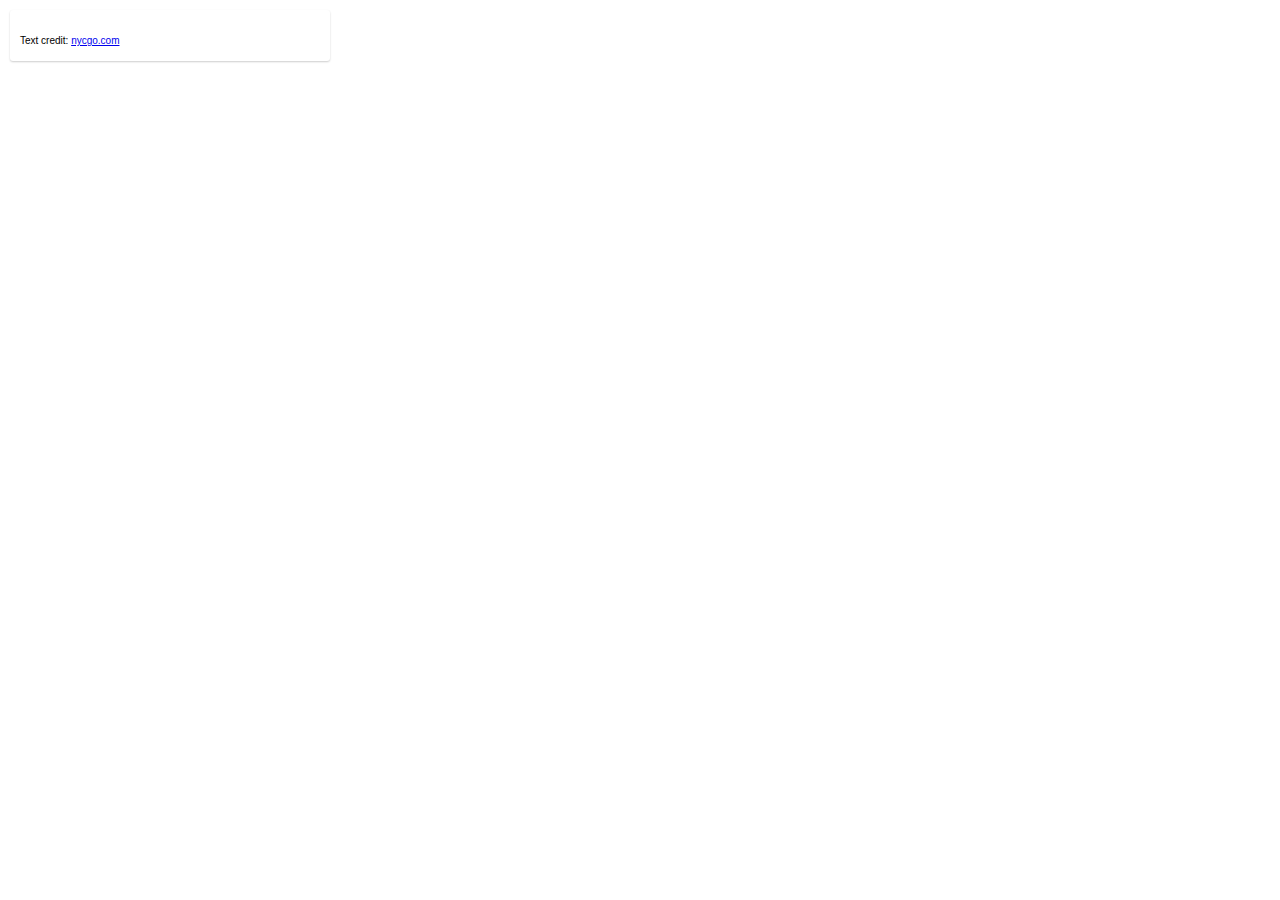
<file: _home.html>
<!DOCTYPE html>
<html>
<head>
    <meta charset='utf-8' />
    <title>Play map locations as a slideshow</title>
    <meta name='viewport' content='initial-scale=1,maximum-scale=1,user-scalable=no' />
    <script src='https://api.tiles.mapbox.com/mapbox-gl-js/v1.4.0/mapbox-gl.js'></script>
    <link href='https://api.tiles.mapbox.com/mapbox-gl-js/v1.4.0/mapbox-gl.css' rel='stylesheet' />
    <style>
        body { margin:0; padding:0; }
        #map { position:absolute; top:0; bottom:0; width:100%; }
    </style>
</head>
<body>

<style>
    .map-overlay-container {
        position: absolute;
        width: 25%;
        top: 0;
        left: 0;
        padding: 10px;
        z-index: 1;
    }

    .map-overlay {
        font: 12px/20px 'Helvetica Neue', Arial, Helvetica, sans-serif;
        background-color: #fff;
        border-radius: 3px;
        padding: 10px;
        box-shadow:0 1px 2px rgba(0,0,0,0.20);
    }

    .map-overlay h2,
    .map-overlay p {
        margin: 0 0 10px;
    }
</style>

<div id='map'></div>

<div class='map-overlay-container'>
    <div class='map-overlay'>
        <h2 id='location-title'></h2>
        <p id='location-description'></p>
        <small>Text credit: <a target='_blank' href='http://www.nycgo.com/neighborhoods'>nycgo.com</a></small>
    </div>
</div>

<script>
    mapboxgl.accessToken = 'pk.eyJ1IjoidmluaG50IiwiYSI6ImNqb2VqdXZvaDE4cnkzcG80dXkxZzlhNWcifQ.G6sZ1ukp_DhiSmCvgKblVQ';
    var map = new mapboxgl.Map({
        container: 'map',
        style: 'mapbox://styles/mapbox/streets-v11',
        center: [126.53, 33.37],
        maxZoom: 16,
        minZoom: 9,
        zoom: 9.68
    });

    var title = document.getElementById('location-title');
    var description = document.getElementById('location-description');

    var locations = [{
        "id": "2",
        "title": "Gasi-ro",
        "description": "Dol hareubangs, also called tol harubangs, hareubangs, or harubangs, are large rock statues found on Jeju Island off the southern tip of South Korea. They are considered to be gods offering both protection and fertility and were placed outside of gates for protection against demons travelling between realities",
        "camera": {
            center: [126.788422, 33.345127],
            zoom: 12.21,
            pitch: 50
        }
    }, {
        "id": "3",
        "title": "Songak Mountain",
        "description": "Mt. Songak is a simple volcano on Jeju Island which has double craters and a parasitic volcano. Crater 1 is about 500 m in diameter, 1.7 km in circumference. Crater 2, the mouth of the volcano in Crater 1, is about 400 m in diameter, 69 m in depth and leans vertically.",
        "camera": {
            center: [126.310454, 33.231492],
            bearing: -8.9,
            zoom: 11.68
        }
    }, {
        "id": "1",
        "title": "Manjanggul Cave",
        "description": "Even if you think you know Manhattan—its world-class museums, fine dining and unforgettable views—the borough always has something new and exciting in store.",
        "camera": {
            center: [126.771460, 33.528892],
            bearing: 25.3,
            zoom: 11.5
        }
    }];

    function highlightBorough(code) {
// Only show the polygon feature that cooresponds to `borocode` in the data
        map.setFilter('highlight', ["==", "borocode", code]);
    }

    function playback(index) {
        title.textContent = locations[index].title;
        description.textContent = locations[index].description;

        highlightBorough(locations[index].id ? locations[index].id : '');

// Animate the map position based on camera properties
        map.flyTo(locations[index].camera);

        map.once('moveend', function() {
// Duration the slide is on screen after interaction
            window.setTimeout(function() {
// Increment index
                index = (index + 1 === locations.length) ? 0 : index + 1;
                playback(index);
            }, 3000); // After callback, show the location for 3 seconds.
        });
    }

    // Display the last title/description first
    title.textContent = locations[locations.length - 1].title;
    description.textContent = locations[locations.length - 1].description;

    map.on('load', function() {

        map.addLayer({
            "id": "highlight",
            "type": "fill",
            "source": {
                "type": "vector",
                "url": "mapbox://mapbox.8ibmsn6u"
            },
            "source-layer": "original",
            "paint": {
                "fill-color": "#fd6b50",
                "fill-opacity": 0.25
            },
            "filter": ["==", "borocode", ""]
        }, 'settlement-subdivision-label'); // Place polygon under the neighborhood labels.

// Start the playback animation for each borough
        playback(0);
    });
</script>

</body>
</html>
</file>
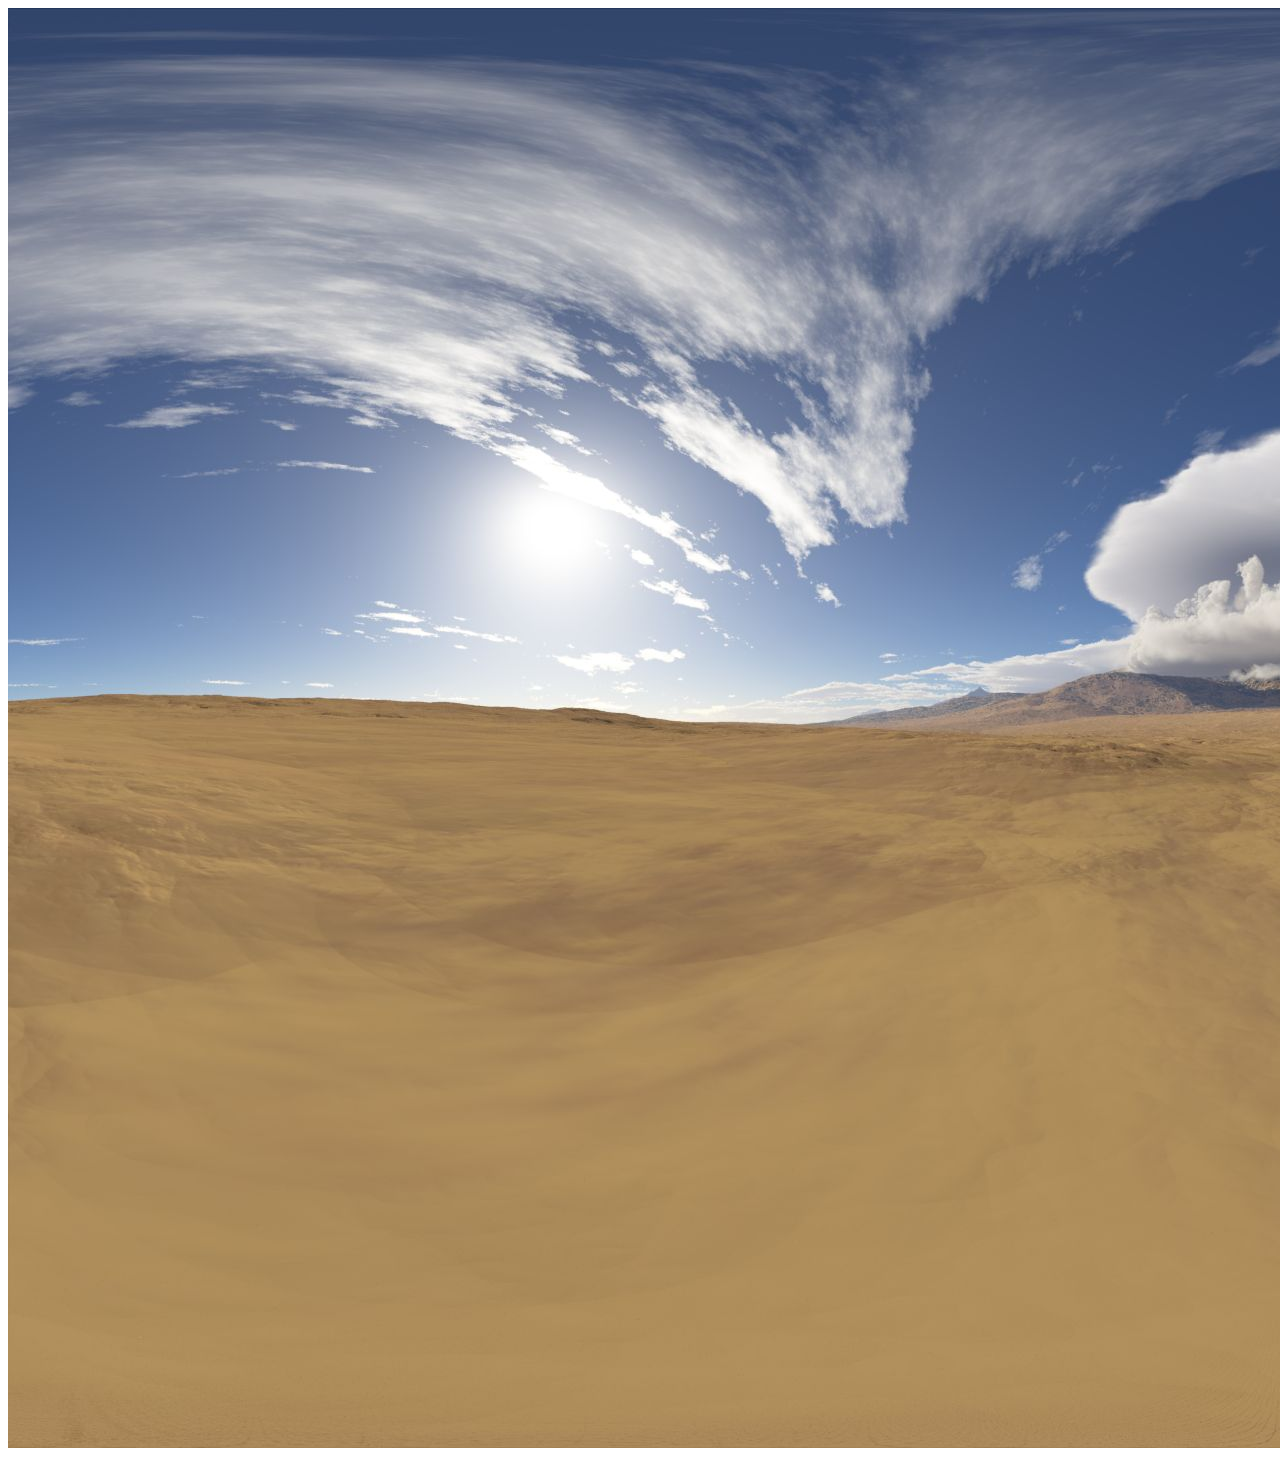
<file: aframe.html>
<!DOCTYPE html>
<html lang="en">
<head>
    <meta charset="UTF-8">
    <title>Title</title>
    <script src="https://aframe.io/releases/0.9.2/aframe.min.js"></script>

</head>
<body>
<a-scene>
<a-assets>
    <a-asset-item id="temple" src="assets/model/templar.glb"></a-asset-item>
    <img id="sky" src="assets/images/skybox.jpg">
</a-assets>

<a-entity scale="0.02 0.02 0.02" gltf-model="#temple"></a-entity>
    <a-sky src="#sky"></a-sky>

</a-scene>
</body>
</html>
</file>
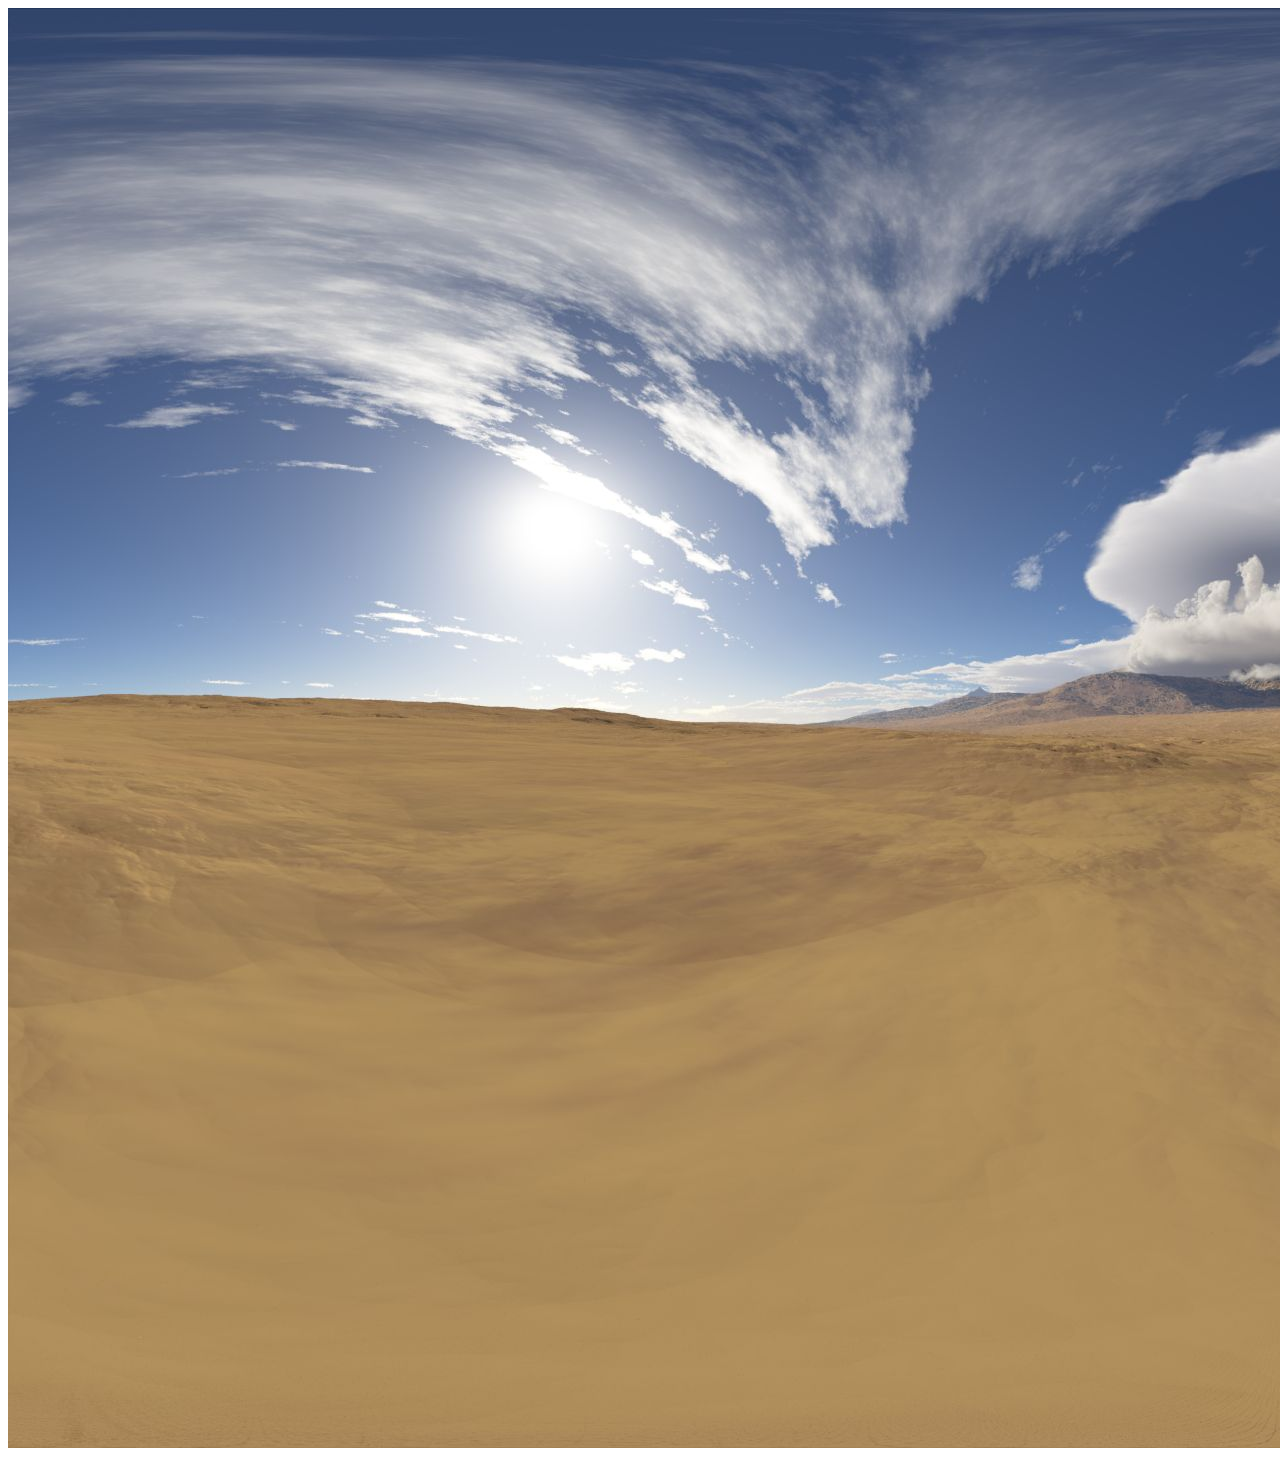
<file: Gwandeokjeong.html>
<!DOCTYPE html>
<html lang="en">
<head>
    <meta charset="UTF-8">
    <title>Gwandeokjeong Pavilion Virtual Reality</title>
    <script src="https://aframe.io/releases/0.9.2/aframe.min.js"></script>

</head>
<body>
<a-scene>
<a-assets>
    <a-asset-item id="temple" src="assets/model/templar.glb"></a-asset-item>
    <img id="sky" src="assets/images/skybox.jpg">
</a-assets>

<a-entity scale="0.02 0.02 0.02" gltf-model="#temple"></a-entity>
    <a-sky src="#sky"></a-sky>

</a-scene>
</body>
</html>
</file>
